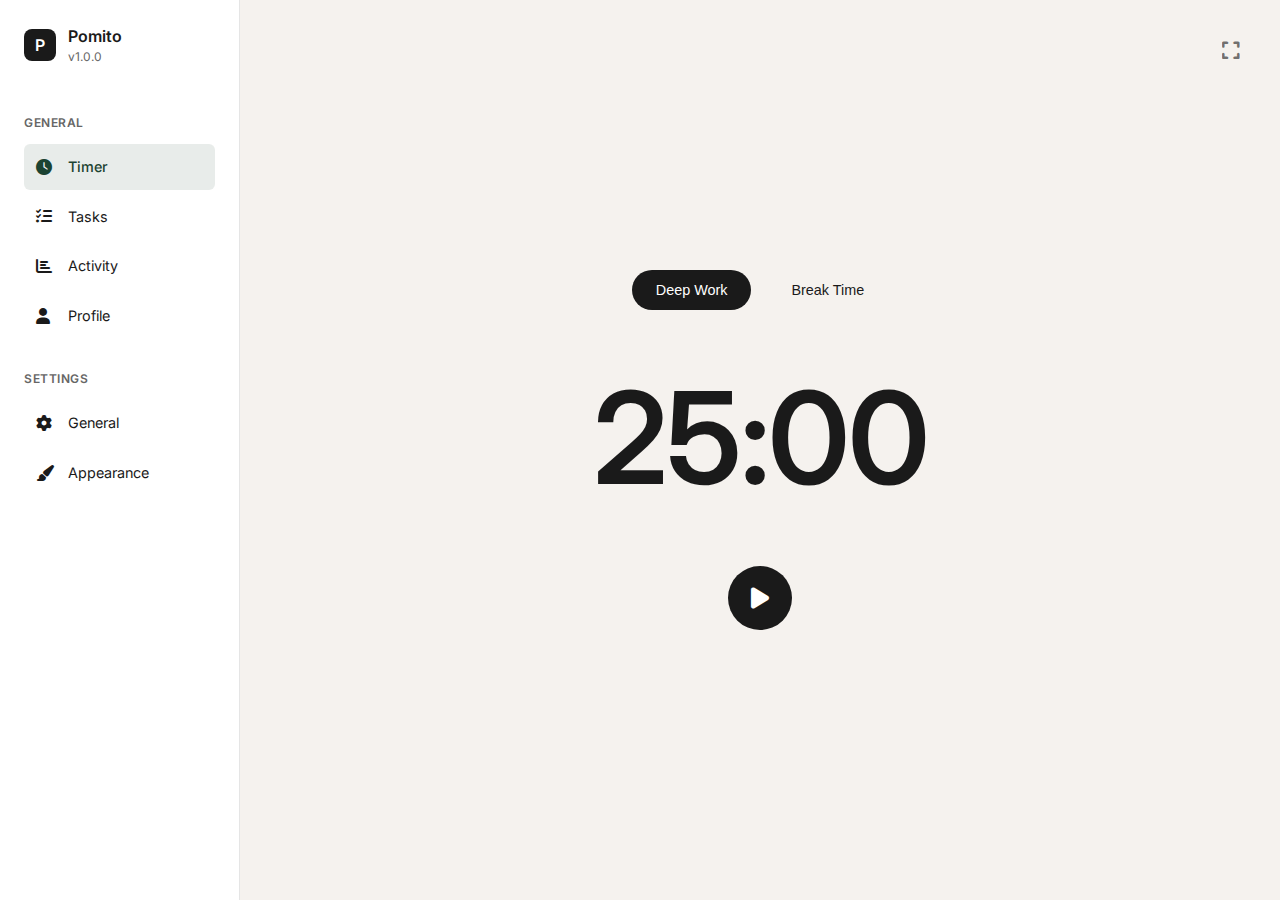
<file: hompage.html>
<!DOCTYPE html>
<html lang="en">
<head>
    <meta charset="UTF-8">
    <meta name="viewport" content="width=device-width, initial-scale=1.0">
    <title>Pomito - Focus Timer</title>
    <link rel="stylesheet" href="css/app-styles.css">
    <link href="https://fonts.googleapis.com/css2?family=Inter:wght@400;500;600;700&display=swap" rel="stylesheet">
    <link rel="stylesheet" href="https://cdnjs.cloudflare.com/ajax/libs/font-awesome/6.0.0/css/all.min.css">
</head>
<body>
    <div class="app-container">
        <!-- Sidebar Navigation -->
        <nav class="sidebar">
            <div class="sidebar-header">
                <div class="app-logo">
                    <span class="logo-icon">P</span>
                    <div class="app-info">
                        <span class="app-name">Pomito</span>
                        <span class="app-version">v1.0.0</span>
                    </div>
                </div>
            </div>

            <div class="sidebar-section">
                <h2 class="section-title">General</h2>
                <ul class="nav-items">
                    <li class="nav-item active">
                        <i class="fas fa-clock"></i>
                        <span>Timer</span>
                    </li>
                    <li class="nav-item">
                        <i class="fas fa-tasks"></i>
                        <span>Tasks</span>
                    </li>
                    <li class="nav-item">
                        <i class="fas fa-chart-bar"></i>
                        <span>Activity</span>
                    </li>
                    <li class="nav-item">
                        <i class="fas fa-user"></i>
                        <span>Profile</span>
                    </li>
                </ul>
                
            </div>

            <div class="sidebar-section">
                <h2 class="section-title">Settings</h2>
                <ul class="nav-items">
                    <li class="nav-item">
                        <i class="fas fa-cog"></i>
                        <span>General</span>
                    </li>
                    <li class="nav-item">
                        <i class="fas fa-paint-brush"></i>
                        <span>Appearance</span>
                    </li>
                </ul>
            </div>
        </nav>

        <!-- Main Content -->
        <main class="main-content">
            <!-- Timer Controls -->
            <div class="timer-controls">
                <button class="fullscreen-btn">
                    <i class="fas fa-expand"></i>
                </button>
            </div>

            <!-- Timer Content -->
            <div class="timer-container">
                <div class="timer-modes">
                    <button class="mode-btn active">Deep Work</button>
                    <button class="mode-btn">Break Time</button>
                </div>

                <div class="timer-display">25:00</div>

                <button class="start-btn">
                    <i class="fas fa-play"></i>
                </button>
            </div>
        </main>
    </div>

    <script src="js/app.js"></script>
</body>
</html>
</file>
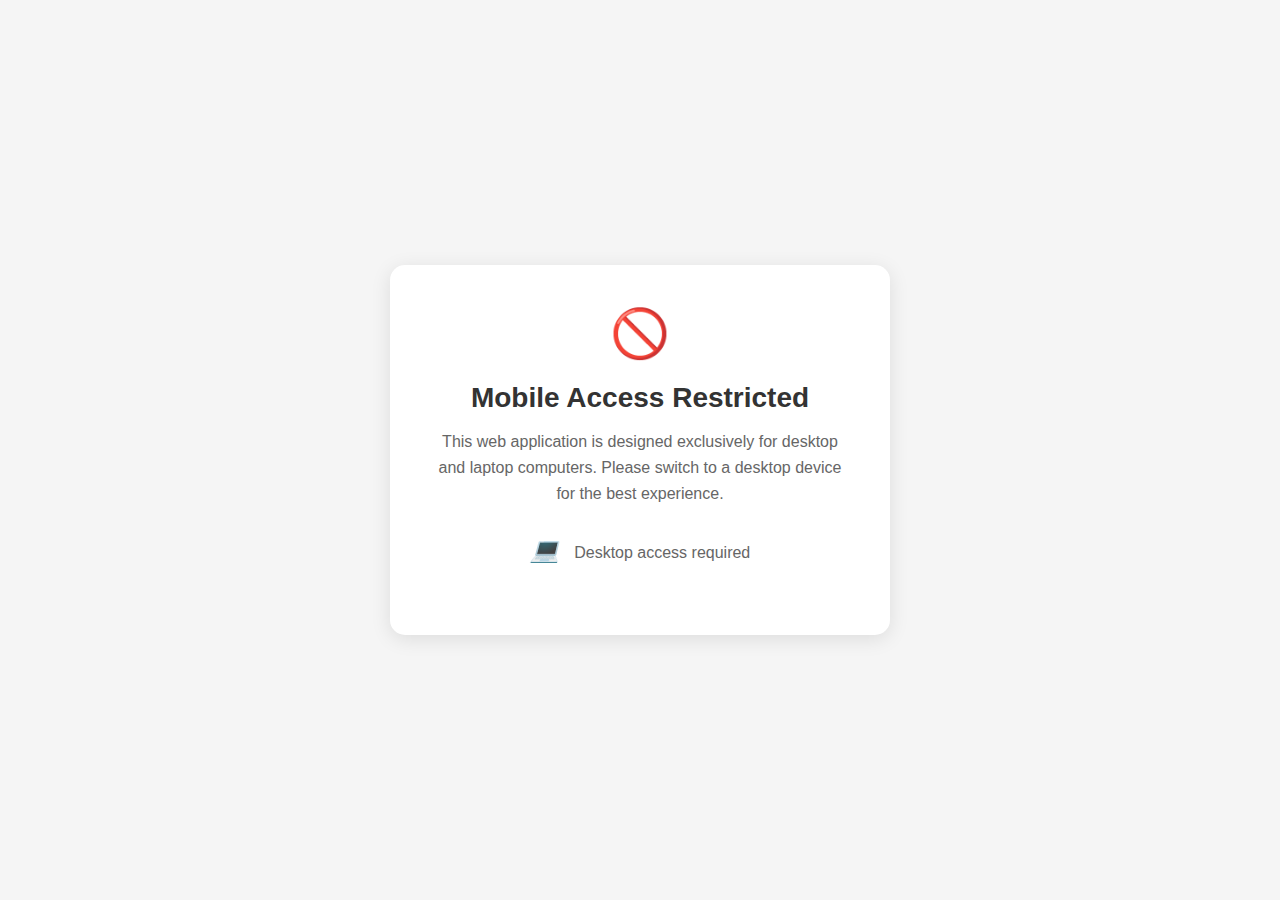
<file: mobile-restricted.html>
<!DOCTYPE html>
<html lang="en">
<head>
    <meta charset="UTF-8">
    <meta name="viewport" content="width=device-width, initial-scale=1.0">
    <title>Mobile Access Restricted</title>
    <style>
        * {
            margin: 0;
            padding: 0;
            box-sizing: border-box;
        }
        
        body {
            font-family: 'Inter', sans-serif;
            background-color: #f5f5f5;
            height: 100vh;
            display: flex;
            align-items: center;
            justify-content: center;
            padding: 20px;
        }

        .restricted-container {
            background: white;
            padding: 40px;
            border-radius: 15px;
            box-shadow: 0 4px 20px rgba(0, 0, 0, 0.1);
            text-align: center;
            max-width: 500px;
            width: 100%;
        }

        .icon {
            font-size: 48px;
            color: #ff4444;
            margin-bottom: 20px;
        }

        h1 {
            color: #333;
            font-size: 28px;
            margin-bottom: 15px;
        }

        p {
            color: #666;
            font-size: 16px;
            line-height: 1.6;
            margin-bottom: 25px;
        }

        .desktop-icon {
            font-size: 24px;
            margin-right: 10px;
        }

        .refresh-button {
            display: none;
        }

        @media (max-width: 1024px) {
            .refresh-button {
                display: inline-block;
                background-color: #ff4444;
                color: white;
                padding: 10px 20px;
                border-radius: 5px;
                text-decoration: none;
                font-weight: 500;
                margin-top: 20px;
            }
        }
    </style>
</head>
<body>
    <div class="restricted-container">
        <div class="icon">🚫</div>
        <h1>Mobile Access Restricted</h1>
        <p>
            This web application is designed exclusively for desktop and laptop computers. 
            Please switch to a desktop device for the best experience.
        </p>
        <p>
            <i class="desktop-icon">💻</i>
            Desktop access required
        </p>
        <a href="#" class="refresh-button" onclick="window.location.reload()">Try Again</a>
    </div>

    <script>
        // Prevent going back
        history.pushState(null, null, location.href);
        window.onpopstate = function () {
            history.go(1);
        };

        // Prevent any attempts to resize or rotate
        window.addEventListener('resize', function() {
            window.location.reload();
        });

        window.addEventListener('orientationchange', function() {
            window.location.reload();
        });
    </script>
</body>
</html>
</file>
<file: css/app-styles.css>
:root {
    --background-color: #f5f2ee;
    --sidebar-bg: #ffffff;
    --text-color: #1a1a1a;
    --text-secondary: #666666;
    --accent-color: #1B4332;
    --border-color: #e5e5e5;
    --active-bg: rgba(27, 67, 50, 0.1);
    --hover-bg: rgba(27, 67, 50, 0.05);
}

* {
    margin: 0;
    padding: 0;
    box-sizing: border-box;
}

body {
    font-family: 'Inter', sans-serif;
    background-color: var(--background-color);
    color: var(--text-color);
    line-height: 1.5;
}

.app-container {
    display: flex;
    min-height: 100vh;
}

/* Sidebar Styles */
.sidebar {
    width: 240px;
    background-color: var(--sidebar-bg);
    border-right: 1px solid var(--border-color);
    padding: 1.5rem;
    display: flex;
    flex-direction: column;
    gap: 2rem;
}

.sidebar-header {
    margin-bottom: 1rem;
}

.app-logo {
    display: flex;
    align-items: center;
    gap: 0.75rem;
}

.logo-icon {
    width: 32px;
    height: 32px;
    background-color: var(--text-color);
    color: white;
    border-radius: 8px;
    display: flex;
    align-items: center;
    justify-content: center;
    font-weight: 600;
}

.app-info {
    display: flex;
    flex-direction: column;
}

.app-name {
    font-weight: 600;
    font-size: 1rem;
}

.app-version {
    font-size: 0.75rem;
    color: var(--text-secondary);
}

.section-title {
    font-size: 0.75rem;
    text-transform: uppercase;
    color: var(--text-secondary);
    margin-bottom: 0.75rem;
    font-weight: 600;
    letter-spacing: 0.5px;
}

.nav-items {
    list-style: none;
    display: flex;
    flex-direction: column;
    gap: 0.25rem;
}

.nav-item {
    display: flex;
    align-items: center;
    gap: 0.75rem;
    padding: 0.75rem;
    border-radius: 6px;
    cursor: pointer;
    color: var(--text-color);
    font-size: 0.9rem;
    transition: all 0.2s ease;
}

.nav-item:hover {
    background-color: var(--hover-bg);
}

.nav-item.active {
    background-color: var(--active-bg);
    color: var(--accent-color);
    font-weight: 500;
}

.nav-item i {
    font-size: 1rem;
    width: 20px;
}

/* Main Content Styles */
.main-content {
    flex: 1;
    display: flex;
    flex-direction: column;
    padding: 2rem;
    position: relative;
}

.timer-controls {
    position: absolute;
    top: 2rem;
    right: 2rem;
}

.fullscreen-btn {
    background: none;
    border: none;
    color: var(--text-color);
    cursor: pointer;
    padding: 0.5rem;
    font-size: 1.25rem;
    opacity: 0.6;
    transition: opacity 0.2s;
}

.fullscreen-btn:hover {
    opacity: 1;
}

.timer-container {
    flex: 1;
    display: flex;
    flex-direction: column;
    align-items: center;
    justify-content: center;
    gap: 2rem;
}

.timer-modes {
    display: flex;
    gap: 1rem;
}

.mode-btn {
    background: none;
    border: none;
    padding: 0.75rem 1.5rem;
    border-radius: 100px;
    font-size: 0.9rem;
    color: var(--text-color);
    cursor: pointer;
    transition: all 0.2s ease;
}

.mode-btn.active {
    background-color: var(--text-color);
    color: white;
}

.timer-display {
    font-size: 8rem;
    font-weight: 600;
    letter-spacing: -2px;
    color: var(--text-color);
}

.start-btn {
    background-color: var(--text-color);
    color: white;
    border: none;
    width: 64px;
    height: 64px;
    border-radius: 50%;
    display: flex;
    align-items: center;
    justify-content: center;
    font-size: 1.5rem;
    cursor: pointer;
    transition: transform 0.2s ease;
}

.start-btn:hover {
    transform: scale(1.05);
}

/* Responsive Design */
@media (max-width: 768px) {
    .app-container {
        flex-direction: column;
    }

    .sidebar {
        width: 100%;
        border-right: none;
        border-bottom: 1px solid var(--border-color);
        padding: 1rem;
    }

    .timer-display {
        font-size: 4rem;
    }
}
</file>
